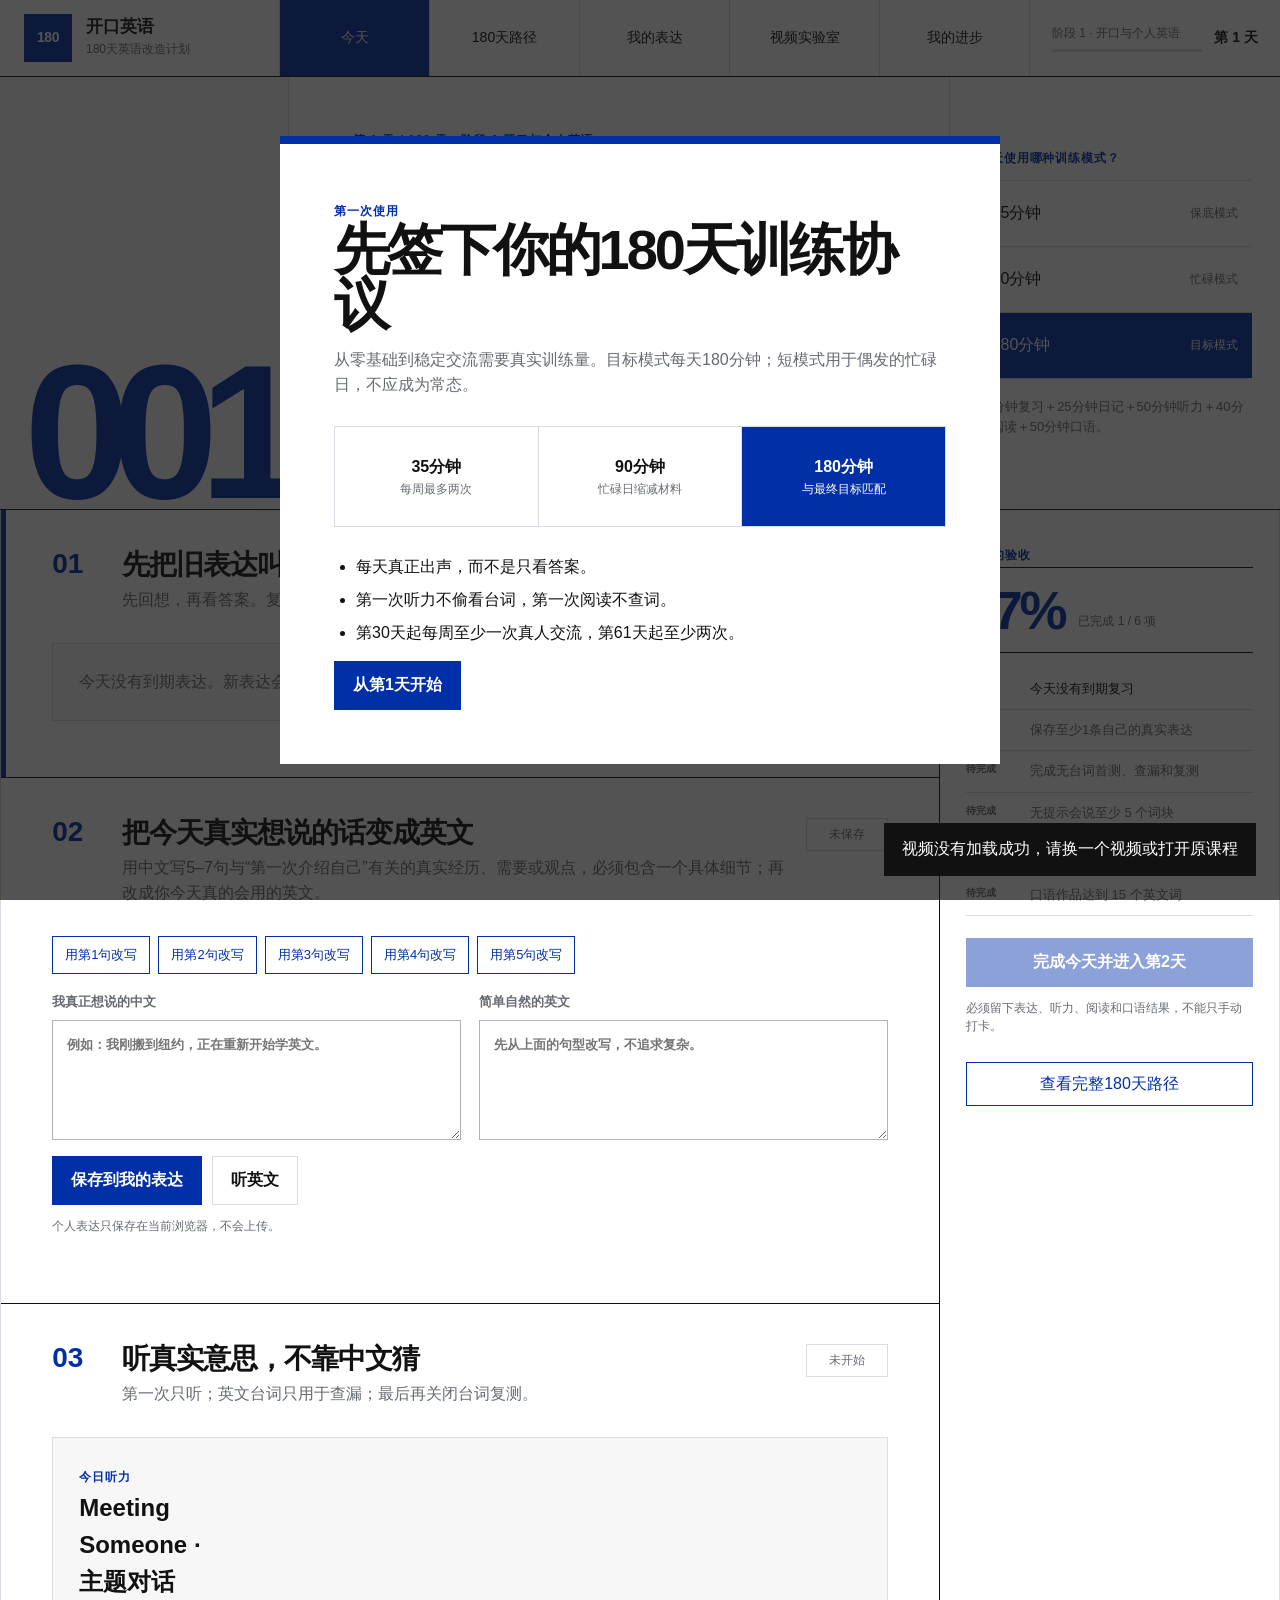
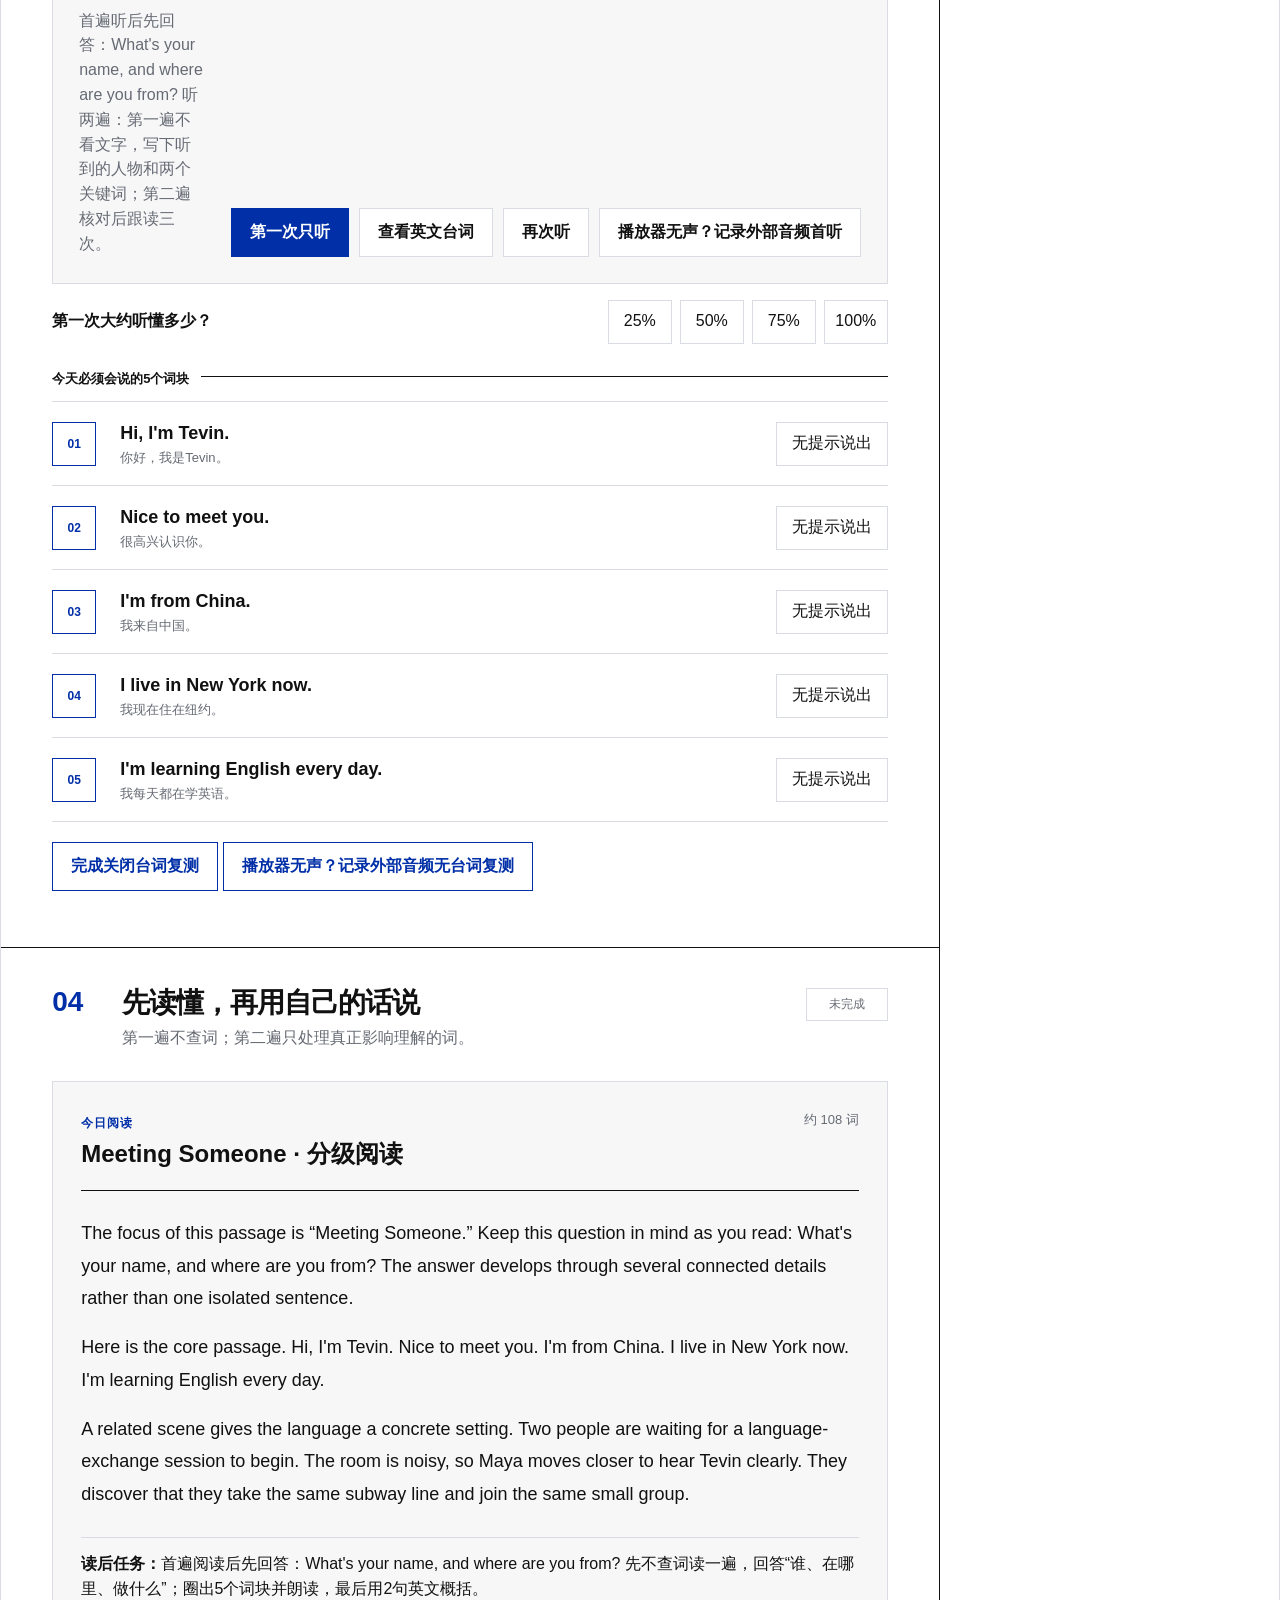
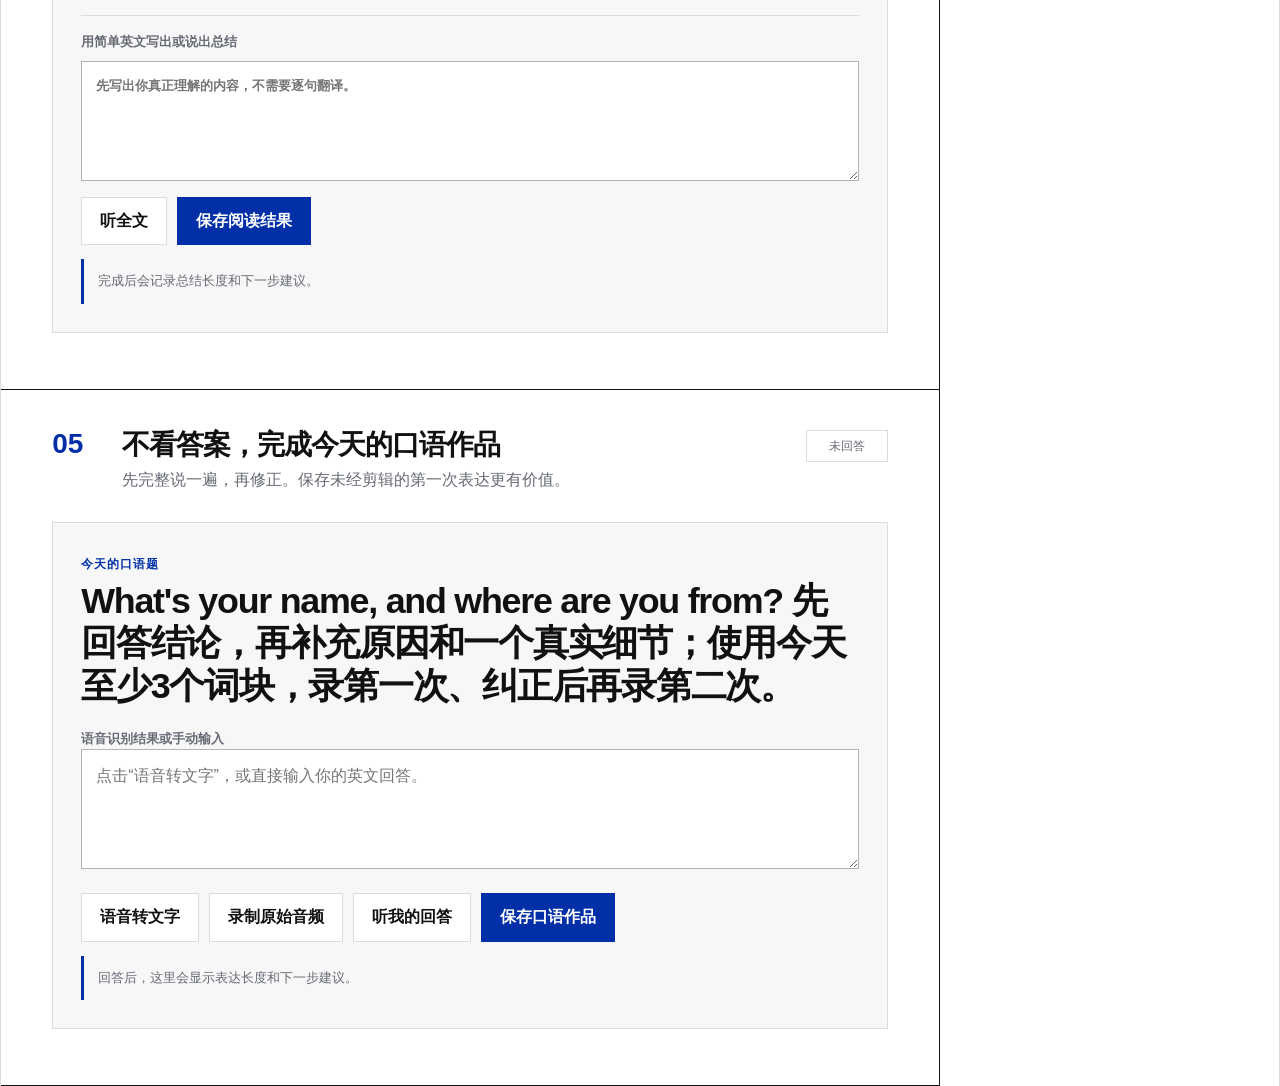
<file: index.html>
<!doctype html>
<html lang="zh-CN">
<head>
  <meta charset="UTF-8">
  <meta name="viewport" content="width=device-width, initial-scale=1.0">
  <meta name="description" content="面向英语初学者的180天英语训练系统：个人表达、听力解码、分级阅读、口语输出与阶段盲测。">
  <meta name="theme-color" content="#ffffff">
  <title>开口英语｜180天英语改造计划</title>
  <link rel="stylesheet" href="styles.css?v=20260722-2">
</head>
<body>
  <header class="site-header">
    <a class="brand" href="#today" aria-label="开口英语首页">
      <span class="brand-mark" aria-hidden="true">180</span>
      <span><strong>开口英语</strong><small>180天英语改造计划</small></span>
    </a>
    <nav class="main-nav" aria-label="主导航">
      <button class="nav-item active" data-view="today">今天</button>
      <button class="nav-item" data-view="path">180天路径</button>
      <button class="nav-item" data-view="expressions">我的表达</button>
      <button class="nav-item" data-view="immersion">视频实验室</button>
      <button class="nav-item" data-view="progress">我的进步</button>
    </nav>
    <div class="header-progress" aria-label="180天进度">
      <span id="headerPhaseText">阶段 1</span>
      <strong id="headerProgressText">第 1 天</strong>
      <span class="header-progress-track" aria-hidden="true"><span id="headerProgressFill"></span></span>
    </div>
  </header>

  <main>
    <section class="view active" id="today" aria-labelledby="todayTitle">
      <div class="today-hero">
        <div class="day-number" aria-hidden="true" id="heroDayNumber">001</div>
        <div class="today-copy">
          <p class="eyebrow" id="dayLabel">第 1 天 / 180 天</p>
          <h1 id="todayTitle">起点测评与第一次介绍自己</h1>
          <p class="today-focus" id="todayFocus">先留下真实起点，再开始改变。</p>
          <div class="outcome-row">
            <span>今天的作品</span>
            <strong id="todayOutcome">保存第一段自我介绍</strong>
          </div>
          <div class="lesson-tags">
            <span id="todayPronunciation">声音重点：句子重音</span>
            <span id="todayGrammar">表达重点：I am / I live / I like</span>
          </div>
        </div>
        <aside class="time-plan" aria-label="选择今天的学习模式">
          <span class="field-label">今天使用哪种训练模式？</span>
          <div class="time-options" id="timeOptions">
            <button data-minutes="35">35分钟<small>保底模式</small></button>
            <button data-minutes="90">90分钟<small>忙碌模式</small></button>
            <button data-minutes="180" class="active">180分钟<small>目标模式</small></button>
          </div>
          <p id="timePlanDescription">完成全部训练。按这个强度执行，才与180天目标匹配。</p>
        </aside>
      </div>

      <div class="daily-layout">
        <section class="learning-spine" aria-label="今天的学习步骤">
          <article class="daily-step" data-step="review">
            <header class="step-head">
              <span class="step-index">01</span>
              <div><h2>先把旧表达叫回来</h2><p>先回想，再看答案。复习安排在第1、3、7、14、30天。</p></div>
              <span class="step-status" id="reviewStatus">无需复习</span>
            </header>
            <div class="due-review" id="dueReview"></div>
          </article>

          <article class="daily-step" data-step="personal">
            <header class="step-head">
              <span class="step-index">02</span>
              <div><h2>把今天真实想说的话变成英文</h2><p id="diaryPrompt">写下今天最想介绍给别人的一件事。</p></div>
              <span class="step-status" id="personalStatus">未保存</span>
            </header>
            <div class="template-row" id="phraseTemplates" aria-label="今天的表达模板"></div>
            <div class="personal-editor">
              <label>我真正想说的中文<textarea id="personalChinese" maxlength="240" placeholder="例如：我刚搬到纽约，正在重新开始学英文。"></textarea></label>
              <label>简单自然的英文<textarea id="personalEnglish" maxlength="360" lang="en" placeholder="先从上面的句型改写，不追求复杂。"></textarea></label>
            </div>
            <div class="editor-actions">
              <button class="primary-action" id="saveExpression">保存到我的表达</button>
              <button class="secondary-action" id="listenPersonal">听英文</button>
            </div>
            <p class="privacy-note">个人表达只保存在当前浏览器，不会上传。</p>
          </article>

          <article class="daily-step" data-step="listen">
            <header class="step-head">
              <span class="step-index">03</span>
              <div><h2>听真实意思，不靠中文猜</h2><p>第一次只听；英文台词只用于查漏；最后再关闭台词复测。</p></div>
              <span class="step-status" id="listenStatus">未开始</span>
            </header>
            <div class="listening-brief">
              <div><span class="field-label">今日听力</span><h3 id="listeningTitle">A first introduction</h3><p id="listeningTask">听完后说出人物的姓名、所在地和学习目标。</p></div>
              <div class="listening-actions">
                <button class="primary-action" id="listenFirstPass">第一次只听</button>
                <button class="secondary-action" id="revealTranscript">查看英文台词</button>
                <button class="secondary-action" id="listenReplay">再次听</button>
                <button class="secondary-action" id="confirmManualListening">播放器无声？记录外部音频首听</button>
              </div>
            </div>
            <div class="self-score" id="listeningScore">
              <span>第一次大约听懂多少？</span>
              <button data-listening-score="25">25%</button>
              <button data-listening-score="50">50%</button>
              <button data-listening-score="75">75%</button>
              <button data-listening-score="100">100%</button>
            </div>
            <div class="transcript-panel" id="listeningTranscript" hidden>
              <span class="field-label">英文台词</span>
              <p id="listeningText" lang="en"></p>
            </div>
            <div class="section-rule"><span>今天必须会说的5个词块</span></div>
            <div class="phrase-list" id="todayPhrases"></div>
            <button class="text-action" id="completeListeningRetest">完成关闭台词复测</button>
            <button class="text-action" id="confirmManualRetest">播放器无声？记录外部音频无台词复测</button>
          </article>

          <article class="daily-step" data-step="reading">
            <header class="step-head">
              <span class="step-index">04</span>
              <div><h2>先读懂，再用自己的话说</h2><p>第一遍不查词；第二遍只处理真正影响理解的词。</p></div>
              <span class="step-status" id="readingStatus">未完成</span>
            </header>
            <div class="reading-card">
              <div class="reading-heading"><div><span class="field-label">今日阅读</span><h3 id="readingTitle">A New Start</h3></div><span id="readingMeta">约 80 词</span></div>
              <div class="reading-text" id="readingText" lang="en"></div>
              <p class="reading-task"><strong>读后任务：</strong><span id="readingTask"></span></p>
              <label>用简单英文写出或说出总结<textarea id="readingSummary" maxlength="600" lang="en" placeholder="先写出你真正理解的内容，不需要逐句翻译。"></textarea></label>
              <div class="editor-actions">
                <button class="secondary-action" id="readAloud">听全文</button>
                <button class="primary-action" id="saveReading">保存阅读结果</button>
              </div>
              <div class="answer-feedback" id="readingFeedback">完成后会记录总结长度和下一步建议。</div>
            </div>
          </article>

          <article class="daily-step" data-step="conversation">
            <header class="step-head">
              <span class="step-index">05</span>
              <div><h2>不看答案，完成今天的口语作品</h2><p>先完整说一遍，再修正。保存未经剪辑的第一次表达更有价值。</p></div>
              <span class="step-status" id="conversationStatus">未回答</span>
            </header>
            <div class="conversation-card">
              <span class="field-label">今天的口语题</span>
              <p id="conversationQuestion">Introduce yourself and explain why you want to learn English.</p>
              <label for="conversationAnswer">语音识别结果或手动输入</label>
              <textarea id="conversationAnswer" maxlength="1000" lang="en" placeholder="点击“语音转文字”，或直接输入你的英文回答。"></textarea>
              <div class="conversation-actions">
                <button class="secondary-action" id="recordAnswer">语音转文字</button>
                <button class="secondary-action" id="recordAudio">录制原始音频</button>
                <button class="secondary-action" id="listenAnswer">听我的回答</button>
                <button class="primary-action" id="saveAnswer">保存口语作品</button>
              </div>
              <div class="audio-evidence" id="audioEvidence" hidden>
                <audio id="audioPlayback" controls preload="metadata"></audio>
                <span id="audioStatus">原始录音只保存在当前浏览器。</span>
              </div>
              <div class="answer-feedback" id="answerFeedback">回答后，这里会显示表达长度和下一步建议。</div>
            </div>
          </article>

          <article class="daily-step assessment-step" id="assessmentStep" data-step="assessment" hidden>
            <header class="step-head">
              <span class="step-index">06</span>
              <div><h2>记录第一次阶段成绩</h2><p>使用陌生材料完成测试。第一次成绩会保留，重测不能覆盖真实起点。</p></div>
              <span class="step-status" id="assessmentStatus">未记录</span>
            </header>
            <div class="assessment-form">
              <label>口语与互动（40%）<input id="scoreSpeaking" type="number" min="0" max="100" inputmode="numeric" placeholder="0—100"></label>
              <label>无字幕听力（25%）<input id="scoreListening" type="number" min="0" max="100" inputmode="numeric" placeholder="0—100"></label>
              <label>限时阅读（20%）<input id="scoreReading" type="number" min="0" max="100" inputmode="numeric" placeholder="0—100"></label>
              <label>表达留存（15%）<input id="scoreRetention" type="number" min="0" max="100" inputmode="numeric" placeholder="0—100"></label>
            </div>
            <button class="primary-action" id="saveAssessment">保存阶段成绩</button>
            <div class="answer-feedback" id="assessmentResult">总分达到75，且任何单项不低于60，才算阶段通过。</div>
          </article>
        </section>

        <aside class="day-summary">
          <div class="summary-sticky">
            <span class="field-label">今天的验收</span>
            <div class="completion-score"><strong id="completionPercent">0%</strong><span id="completionText">还没有开始</span></div>
            <div class="requirement-list" id="requirementList"></div>
            <button class="complete-day" id="completeDay">完成今天</button>
            <p class="summary-note">必须留下表达、听力、阅读和口语结果，不能只手动打卡。</p>
            <button class="summary-link" data-open-view="path">查看完整180天路径</button>
          </div>
        </aside>
      </div>
    </section>

    <section class="view" id="path" aria-labelledby="pathTitle">
      <div class="page-title split-title">
        <div><p class="eyebrow">完整课程已经排入系统</p><h1 id="pathTitle">180天，只走一条路</h1><p>六个阶段逐步增加真实语速、阅读长度和交流难度。点击任何一天可以预览当天材料。</p></div>
        <div class="path-legend"><span><i class="legend-done"></i>已完成</span><span><i class="legend-current"></i>今天</span><span><i></i>待训练</span></div>
      </div>
      <div class="phase-overview" id="phaseOverview"></div>
      <div class="course-layout">
        <div class="course-map" id="courseMap"></div>
        <aside class="course-preview" id="coursePreview" aria-live="polite"></aside>
      </div>
    </section>

    <section class="view" id="expressions" aria-labelledby="expressionsTitle">
      <div class="page-title">
        <p class="eyebrow">你的个人英文语言体系</p>
        <h1 id="expressionsTitle">只保存你真的会用的话</h1>
        <p>系统会在第1、3、7、14、30天安排主动回忆。先想起英文，再看答案。</p>
      </div>
      <div class="expression-summary">
        <div><strong id="expressionTotal">0</strong><span>个人表达</span></div>
        <div><strong id="expressionDue">0</strong><span>今天到期</span></div>
        <div><strong id="expressionMastered">0</strong><span>已复习5次</span></div>
      </div>
      <div class="expression-toolbar">
        <button class="filter-button active" data-expression-filter="all">全部</button>
        <button class="filter-button" data-expression-filter="due">今天复习</button>
        <button class="filter-button" data-expression-filter="mastered">已经熟悉</button>
      </div>
      <div class="expression-library" id="expressionLibrary"></div>
    </section>

    <section class="view" id="immersion" aria-labelledby="immersionTitle">
      <div class="page-title">
        <p class="eyebrow">原画面保留，英文声音与台词作为训练材料</p>
        <h1 id="immersionTitle">视频与台词实验室</h1>
        <p>使用内置初级视频，或打开你自己的视频；把英文台词放在旁边，点击单词即可查看解释并单独发音。</p>
      </div>
      <div class="immersion-layout">
        <section class="video-study">
          <div class="video-frame"><video id="immersionVideo" controls playsinline preload="metadata"></video></div>
          <div class="video-caption">
            <div><strong id="videoTitle">Welcome!</strong><span id="videoNote">认识新朋友与自我介绍</span></div>
            <a id="videoSource" href="#" target="_blank" rel="noreferrer">查看原课程</a>
          </div>
          <div class="shadow-guide">
            <div><span>1</span><strong>关闭台词首测</strong><small>先听大意，不暂停</small></div>
            <div><span>2</span><strong>英文台词查漏</strong><small>解决声音与词的连接</small></div>
            <div><span>3</span><strong>再次关闭台词</strong><small>隔天还要再测一次</small></div>
          </div>
        </section>
        <aside class="video-library">
          <div class="section-title"><span>内置初级视频</span><strong>选择本周材料</strong></div>
          <div id="videoList"></div>
          <div class="local-video">
            <strong>打开自己的视频</strong>
            <p>视频只在当前浏览器中打开，不会上传。</p>
            <label for="localVideo">选择本机视频</label>
            <input id="localVideo" type="file" accept="video/mp4,video/quicktime,video/webm">
          </div>
        </aside>
      </div>
      <section class="transcript-workbench">
        <div class="workbench-input">
          <span class="field-label">英文台词</span>
          <h2>点击单词，立即听发音和看解释</h2>
          <textarea id="transcriptInput" lang="en" maxlength="5000" placeholder="粘贴英文台词，或载入今天的听力台词。"></textarea>
          <div class="editor-actions">
            <button class="primary-action" id="loadTodayTranscript">载入今日台词</button>
            <button class="secondary-action" id="buildTranscript">生成可点击台词</button>
          </div>
        </div>
        <div class="interactive-transcript" id="interactiveTranscript"><p>台词会显示在这里。</p></div>
        <aside class="word-panel" id="wordPanel">
          <span class="field-label">单词解释</span>
          <h3 id="wordTitle">点击一个单词</h3>
          <p id="wordPhonetic">发音和解释将显示在这里。</p>
          <p id="wordMeaning"></p>
          <button class="secondary-action" id="speakWord" disabled>单独发音</button>
        </aside>
      </section>
    </section>

    <section class="view" id="progress" aria-labelledby="progressTitle">
      <div class="page-title">
        <p class="eyebrow">用陌生任务证明能力</p>
        <h1 id="progressTitle">不只看打卡，看你真正能做到什么</h1>
        <p>每7天复测一次，每30天进行一次阶段盲测。第一次成绩会保留，避免用背熟材料冒充能力。</p>
      </div>
      <div class="metric-grid">
        <article><span>已完成</span><strong id="metricDays">0 天</strong><small>目标完成率至少85%</small></article>
        <article><span>个人表达</span><strong id="metricExpressions">0 句</strong><small>目标800—1000句</small></article>
        <article><span>最长回答</span><strong id="metricLongest">0 词</strong><small>无提示连续表达</small></article>
        <article><span>听力首测</span><strong id="metricListening">—</strong><small>所有已记录首测平均值</small></article>
      </div>
      <section class="assessment-section">
        <div class="section-title"><span>六次阶段验收</span><strong>第30 / 60 / 90 / 120 / 150 / 180天</strong></div>
        <div class="assessment-grid" id="assessmentGrid"></div>
      </section>
      <section class="phase-progress-section">
        <div class="section-title"><span>阶段进度</span><strong>哪里停滞，就集中修复哪里</strong></div>
        <div id="phaseProgressList"></div>
      </section>
      <section class="data-section">
        <div><strong>学习记录属于你</strong><p>可导出当前浏览器中的课程、表达和测评记录，避免更换设备后丢失。</p></div>
        <button class="secondary-action" id="exportData">导出学习记录</button>
      </section>
    </section>
  </main>

  <div class="onboarding" id="onboarding" hidden>
    <div class="onboarding-card" role="dialog" aria-modal="true" aria-labelledby="onboardingTitle">
      <span class="eyebrow">第一次使用</span>
      <h2 id="onboardingTitle">先签下你的180天训练协议</h2>
      <p>从零基础到稳定交流需要真实训练量。目标模式每天180分钟；短模式用于偶发的忙碌日，不应成为常态。</p>
      <div class="onboarding-options">
        <button data-onboard-minutes="35"><strong>35分钟</strong><span>每周最多两次</span></button>
        <button data-onboard-minutes="90"><strong>90分钟</strong><span>忙碌日缩减材料</span></button>
        <button data-onboard-minutes="180" class="active"><strong>180分钟</strong><span>与最终目标匹配</span></button>
      </div>
      <ul class="training-rules">
        <li>每天真正出声，而不是只看答案。</li>
        <li>第一次听力不偷看台词，第一次阅读不查词。</li>
        <li>第30天起每周至少一次真人交流，第61天起至少两次。</li>
      </ul>
      <button class="primary-action" id="finishOnboarding">从第1天开始</button>
    </div>
  </div>

  <div class="toast" id="toast" role="status" aria-live="polite"></div>
  <script src="curriculum.js?v=20260722-2"></script>
  <script src="curriculum180.js?v=20260722-2"></script>
  <script src="core.js?v=20260722-2"></script>
  <script src="app.js?v=20260722-2"></script>
</body>
</html>
</file>
<file: styles.css>
:root {
  --surface: #ffffff;
  --surface-soft: #f7f7f8;
  --ink: #111111;
  --muted: #666a73;
  --line: #d9dce2;
  --line-strong: #aeb3bd;
  --accent: #002fa7;
  --header-height: 76px;
  --content-width: 1480px;
}

* {
  box-sizing: border-box;
}

html {
  scroll-behavior: smooth;
}

body {
  margin: 0;
  color: var(--ink);
  background: var(--surface);
  font-family: "Helvetica Neue", Helvetica, Arial, sans-serif;
  font-size: 16px;
  line-height: 1.55;
  -webkit-font-smoothing: antialiased;
}

button,
textarea,
input {
  font: inherit;
}

button,
a,
label {
  -webkit-tap-highlight-color: transparent;
}

button {
  min-height: 44px;
  color: inherit;
  background: transparent;
  border: 1px solid var(--line);
  border-radius: 0;
  cursor: pointer;
}

button:hover:not(:disabled) {
  border-color: var(--ink);
}

button:disabled {
  cursor: not-allowed;
  opacity: 0.45;
}

button:focus-visible,
a:focus-visible,
textarea:focus-visible,
input:focus-visible {
  outline: 3px solid var(--accent);
  outline-offset: 2px;
}

a {
  color: var(--accent);
}

textarea,
input {
  width: 100%;
  color: var(--ink);
  background: var(--surface);
  border: 1px solid var(--line-strong);
  border-radius: 0;
}

textarea {
  min-height: 120px;
  padding: 14px;
  resize: vertical;
}

input {
  min-height: 46px;
  padding: 10px 12px;
}

[hidden] {
  display: none !important;
}

.site-header {
  position: sticky;
  z-index: 50;
  top: 0;
  display: grid;
  grid-template-columns: 280px minmax(480px, 1fr) 250px;
  min-height: var(--header-height);
  background: rgba(255, 255, 255, 0.97);
  border-bottom: 1px solid var(--ink);
}

.brand {
  display: flex;
  gap: 14px;
  align-items: center;
  padding: 12px 24px;
  color: var(--ink);
  text-decoration: none;
  border-right: 1px solid var(--line);
}

.brand-mark {
  display: grid;
  width: 48px;
  height: 48px;
  place-items: center;
  color: var(--surface);
  background: var(--accent);
  font-size: 14px;
  font-weight: 800;
  letter-spacing: -0.03em;
}

.brand > span:last-child {
  display: grid;
}

.brand strong {
  font-size: 17px;
  line-height: 1.15;
}

.brand small {
  margin-top: 3px;
  color: var(--muted);
  font-size: 12px;
}

.main-nav {
  display: flex;
  align-items: stretch;
}

.nav-item {
  flex: 1;
  min-height: var(--header-height);
  padding: 0 12px;
  border: 0;
  border-right: 1px solid var(--line);
  font-size: 14px;
  white-space: nowrap;
}

.nav-item.active {
  color: var(--surface);
  background: var(--accent);
}

.header-progress {
  display: grid;
  grid-template-columns: 1fr auto;
  gap: 2px 12px;
  align-content: center;
  padding: 12px 22px;
  font-variant-numeric: tabular-nums;
}

.header-progress > span:first-child {
  color: var(--muted);
  font-size: 12px;
}

.header-progress strong {
  grid-row: 1 / 3;
  grid-column: 2;
  align-self: center;
  font-size: 14px;
}

.header-progress-track {
  display: block;
  width: 100%;
  height: 3px;
  margin-top: 4px;
  overflow: hidden;
  background: var(--line);
}

#headerProgressFill {
  display: block;
  width: 0;
  height: 100%;
  background: var(--accent);
  transition: width 300ms ease;
}

main {
  width: 100%;
}

.view {
  display: none;
}

.view.active {
  display: block;
}

.today-hero {
  display: grid;
  grid-template-columns: minmax(180px, 0.7fr) minmax(420px, 1.6fr) minmax(310px, 0.8fr);
  min-height: 370px;
  border-bottom: 1px solid var(--ink);
}

.day-number {
  display: flex;
  align-items: flex-end;
  padding: 20px 24px 4px;
  overflow: hidden;
  color: var(--accent);
  background: var(--surface-soft);
  border-right: 1px solid var(--line);
  font-size: clamp(110px, 15vw, 250px);
  font-weight: 800;
  font-variant-numeric: tabular-nums;
  letter-spacing: -0.1em;
  line-height: 0.76;
  white-space: nowrap;
}

.today-copy {
  display: flex;
  flex-direction: column;
  justify-content: center;
  padding: 54px clamp(28px, 5vw, 84px);
  border-right: 1px solid var(--line);
}

.eyebrow,
.field-label {
  margin: 0 0 12px;
  color: var(--accent);
  font-size: 12px;
  font-weight: 800;
  letter-spacing: 0.08em;
  text-transform: uppercase;
}

.today-copy h1,
.page-title h1 {
  max-width: 900px;
  margin: 0;
  font-size: clamp(38px, 5.4vw, 86px);
  font-weight: 700;
  letter-spacing: -0.055em;
  line-height: 0.96;
}

.today-focus {
  max-width: 680px;
  margin: 24px 0 0;
  color: var(--muted);
  font-size: clamp(17px, 1.4vw, 22px);
}

.outcome-row {
  display: grid;
  grid-template-columns: 110px 1fr;
  gap: 18px;
  align-items: baseline;
  margin-top: 34px;
  padding-top: 16px;
  border-top: 1px solid var(--ink);
}

.outcome-row span {
  color: var(--muted);
  font-size: 13px;
}

.outcome-row strong {
  font-size: 18px;
}

.lesson-tags {
  display: flex;
  flex-wrap: wrap;
  gap: 8px 20px;
  margin-top: 20px;
  color: var(--muted);
  font-size: 13px;
}

.time-plan {
  display: flex;
  flex-direction: column;
  justify-content: center;
  padding: 40px 28px;
}

.time-options {
  display: grid;
  border-top: 1px solid var(--line);
}

.time-options button {
  display: flex;
  justify-content: space-between;
  align-items: center;
  min-height: 66px;
  padding: 12px 14px;
  border: 0;
  border-bottom: 1px solid var(--line);
  text-align: left;
}

.time-options button small {
  color: var(--muted);
  font-size: 12px;
}

.time-options button.active {
  color: var(--surface);
  background: var(--accent);
}

.time-options button.active small {
  color: var(--surface);
}

.time-plan > p {
  margin: 18px 0 0;
  color: var(--muted);
  font-size: 13px;
}

.daily-layout {
  display: grid;
  grid-template-columns: minmax(0, 1fr) 340px;
  max-width: var(--content-width);
  margin: 0 auto;
  border-right: 1px solid var(--line);
  border-left: 1px solid var(--line);
}

.learning-spine {
  min-width: 0;
}

.daily-step {
  position: relative;
  padding: 40px clamp(24px, 4vw, 64px) 56px;
  border-bottom: 1px solid var(--ink);
}

.daily-step.completed::before {
  position: absolute;
  top: 0;
  bottom: 0;
  left: 0;
  width: 5px;
  background: var(--accent);
  content: "";
}

.step-head {
  display: grid;
  grid-template-columns: 52px minmax(0, 1fr) auto;
  gap: 18px;
  align-items: start;
  margin-bottom: 30px;
}

.step-index {
  color: var(--accent);
  font-size: 28px;
  font-weight: 800;
  line-height: 1;
}

.step-head h2,
.transcript-workbench h2 {
  margin: 0;
  font-size: clamp(22px, 2.2vw, 34px);
  letter-spacing: -0.035em;
  line-height: 1.1;
}

.step-head p {
  max-width: 720px;
  margin: 7px 0 0;
  color: var(--muted);
}

.step-status {
  min-width: 82px;
  padding: 6px 10px;
  color: var(--muted);
  border: 1px solid var(--line);
  font-size: 12px;
  text-align: center;
}

.daily-step.completed .step-status {
  color: var(--surface);
  background: var(--accent);
  border-color: var(--accent);
}

.primary-action,
.secondary-action,
.text-action,
.complete-day {
  min-height: 48px;
  padding: 11px 18px;
  font-weight: 700;
}

.primary-action,
.complete-day {
  color: var(--surface);
  background: var(--accent);
  border-color: var(--accent);
}

.primary-action:hover:not(:disabled),
.complete-day:hover:not(:disabled) {
  color: var(--surface);
  background: var(--ink);
}

.secondary-action {
  background: var(--surface);
}

.text-action {
  margin-top: 20px;
  color: var(--accent);
  border-color: var(--accent);
}

.template-row {
  display: flex;
  flex-wrap: wrap;
  gap: 8px;
  margin-bottom: 18px;
}

.template-row button {
  min-height: 38px;
  padding: 7px 12px;
  color: var(--accent);
  border-color: var(--accent);
  font-size: 13px;
}

.personal-editor {
  display: grid;
  grid-template-columns: 1fr 1fr;
  gap: 18px;
}

.personal-editor label,
.reading-card label,
.conversation-card label,
.assessment-form label {
  display: grid;
  gap: 8px;
  color: var(--muted);
  font-size: 13px;
  font-weight: 700;
}

.editor-actions,
.conversation-actions,
.listening-actions {
  display: flex;
  flex-wrap: wrap;
  gap: 10px;
  margin-top: 16px;
}

.privacy-note,
.summary-note,
.preview-note {
  color: var(--muted);
  font-size: 12px;
}

.review-empty,
.empty-state {
  padding: 26px;
  color: var(--muted);
  background: var(--surface-soft);
  border: 1px solid var(--line);
}

.review-card {
  display: grid;
  grid-template-columns: minmax(0, 1fr) auto;
  gap: 20px;
  align-items: center;
  padding: 20px 0;
  border-top: 1px solid var(--line);
}

.review-card:last-child {
  border-bottom: 1px solid var(--line);
}

.review-prompt {
  display: grid;
  gap: 5px;
}

.review-prompt span {
  color: var(--muted);
  font-size: 12px;
}

.review-prompt strong,
.review-prompt p {
  margin: 0;
  font-size: 18px;
}

.review-prompt p {
  color: var(--accent);
}

.review-actions {
  display: flex;
  gap: 8px;
}

.review-actions button {
  padding: 8px 12px;
}

.review-actions .primary {
  color: var(--surface);
  background: var(--accent);
  border-color: var(--accent);
}

.listening-brief {
  display: grid;
  grid-template-columns: minmax(0, 1fr) auto;
  gap: 28px;
  align-items: end;
  padding: 26px;
  background: var(--surface-soft);
  border: 1px solid var(--line);
}

.listening-brief h3,
.reading-heading h3 {
  margin: 0;
  font-size: 24px;
}

.listening-brief p {
  max-width: 680px;
  margin: 8px 0 0;
  color: var(--muted);
}

.listening-actions {
  justify-content: flex-end;
  margin: 0;
}

.self-score {
  display: flex;
  flex-wrap: wrap;
  gap: 8px;
  align-items: center;
  margin-top: 16px;
}

.self-score span {
  margin-right: auto;
  font-weight: 700;
}

.self-score button {
  min-width: 64px;
  padding: 7px 10px;
}

.self-score button.active {
  color: var(--surface);
  background: var(--accent);
  border-color: var(--accent);
}

.transcript-panel {
  margin-top: 20px;
  padding: 22px;
  border: 1px solid var(--accent);
}

.transcript-panel p {
  margin: 0;
  font-size: 18px;
  line-height: 1.8;
  white-space: pre-line;
}

.section-rule {
  margin: 32px 0 0;
  border-top: 1px solid var(--ink);
}

.section-rule span {
  position: relative;
  top: -11px;
  padding-right: 12px;
  background: var(--surface);
  font-size: 13px;
  font-weight: 700;
}

.phrase-list {
  border-bottom: 1px solid var(--line);
}

.phrase-row {
  display: grid;
  grid-template-columns: 52px minmax(0, 1fr) auto;
  gap: 16px;
  align-items: center;
  min-height: 84px;
  border-top: 1px solid var(--line);
}

.phrase-row > button:first-child {
  width: 44px;
  height: 44px;
  min-height: 44px;
  color: var(--accent);
  border-color: var(--accent);
  font-size: 12px;
  font-weight: 800;
}

.phrase-copy {
  display: grid;
  min-width: 0;
}

.phrase-copy strong {
  font-size: 18px;
}

.phrase-copy span {
  color: var(--muted);
  font-size: 13px;
}

.master-button {
  min-width: 112px;
  padding: 8px 12px;
}

.master-button.active {
  color: var(--surface);
  background: var(--accent);
  border-color: var(--accent);
}

.reading-card,
.conversation-card {
  max-width: 920px;
  padding: 28px;
  background: var(--surface-soft);
  border: 1px solid var(--line);
}

.reading-heading {
  display: flex;
  justify-content: space-between;
  gap: 20px;
  align-items: start;
  padding-bottom: 18px;
  border-bottom: 1px solid var(--ink);
}

.reading-heading > span {
  color: var(--muted);
  font-size: 13px;
}

.reading-text {
  margin: 26px 0;
  font-size: 18px;
  line-height: 1.82;
}

.reading-text p {
  margin: 0 0 16px;
}

.reading-task {
  padding: 14px 0;
  border-top: 1px solid var(--line);
  border-bottom: 1px solid var(--line);
}

.answer-feedback {
  margin-top: 14px;
  padding: 12px 14px;
  color: var(--muted);
  border-left: 3px solid var(--accent);
  font-size: 13px;
}

.conversation-card > p {
  margin: 4px 0 22px;
  font-size: clamp(22px, 2.8vw, 38px);
  font-weight: 700;
  letter-spacing: -0.035em;
  line-height: 1.18;
}

.recording {
  color: var(--surface);
  background: var(--ink);
}

.audio-evidence {
  display: grid;
  grid-template-columns: minmax(0, 1fr) auto;
  gap: 14px;
  align-items: center;
  margin-top: 16px;
  padding-top: 16px;
  border-top: 1px solid var(--line);
}

.audio-evidence audio {
  width: 100%;
}

.audio-evidence span {
  color: var(--muted);
  font-size: 12px;
}

.assessment-form {
  display: grid;
  grid-template-columns: repeat(4, 1fr);
  gap: 12px;
  margin-bottom: 18px;
}

.day-summary {
  border-left: 1px solid var(--ink);
}

.summary-sticky {
  position: sticky;
  top: calc(var(--header-height) + 1px);
  padding: 32px 26px;
}

.completion-score {
  display: flex;
  gap: 14px;
  align-items: end;
  padding: 18px 0;
  border-top: 1px solid var(--ink);
  border-bottom: 1px solid var(--ink);
}

.completion-score strong {
  color: var(--accent);
  font-size: 54px;
  font-variant-numeric: tabular-nums;
  letter-spacing: -0.06em;
  line-height: 0.9;
}

.completion-score span {
  padding-bottom: 4px;
  color: var(--muted);
  font-size: 12px;
}

.requirement-list {
  margin: 16px 0;
}

.requirement-item {
  display: grid;
  grid-template-columns: 56px 1fr;
  gap: 8px;
  padding: 10px 0;
  color: var(--muted);
  border-bottom: 1px solid var(--line);
  font-size: 13px;
}

.requirement-item span {
  color: var(--muted);
  font-size: 10px;
  font-weight: 800;
}

.requirement-item.done {
  color: var(--ink);
}

.requirement-item.done span {
  color: var(--accent);
}

.complete-day {
  width: 100%;
  margin-top: 6px;
}

.summary-link {
  width: 100%;
  margin-top: 14px;
  color: var(--accent);
  border-color: var(--accent);
}

.page-title {
  max-width: var(--content-width);
  margin: 0 auto;
  padding: 72px clamp(24px, 5vw, 76px) 48px;
  border-right: 1px solid var(--line);
  border-bottom: 1px solid var(--ink);
  border-left: 1px solid var(--line);
}

.page-title > p:last-child {
  max-width: 780px;
  margin: 22px 0 0;
  color: var(--muted);
  font-size: 18px;
}

.split-title {
  display: grid;
  grid-template-columns: minmax(0, 1fr) auto;
  gap: 40px;
  align-items: end;
}

.path-legend {
  display: flex;
  flex-wrap: wrap;
  gap: 16px;
  font-size: 12px;
}

.path-legend span {
  display: flex;
  gap: 6px;
  align-items: center;
}

.path-legend i {
  width: 12px;
  height: 12px;
  border: 1px solid var(--line-strong);
}

.path-legend .legend-done {
  background: var(--accent);
  border-color: var(--accent);
}

.path-legend .legend-current {
  border: 3px solid var(--accent);
}

.phase-overview {
  display: grid;
  grid-template-columns: repeat(3, 1fr);
  max-width: var(--content-width);
  margin: 0 auto;
  border-right: 1px solid var(--line);
  border-left: 1px solid var(--line);
}

.phase-card {
  display: grid;
  grid-template-columns: 54px 1fr;
  gap: 14px;
  min-height: 220px;
  padding: 24px;
  border-right: 1px solid var(--line);
  border-bottom: 1px solid var(--line);
}

.phase-card:nth-child(3n) {
  border-right: 0;
}

.phase-card.current {
  border-top: 5px solid var(--accent);
}

.phase-number {
  color: var(--accent);
  font-size: 28px;
  font-weight: 800;
}

.phase-card strong {
  font-size: 19px;
}

.phase-card small {
  display: block;
  color: var(--muted);
}

.phase-card p {
  grid-column: 1 / -1;
  margin: 0;
  color: var(--muted);
}

.phase-bar {
  grid-column: 1 / -1;
  height: 3px;
  margin-top: auto;
  background: var(--line);
}

.phase-bar span {
  display: block;
  height: 100%;
  background: var(--accent);
}

.course-layout {
  display: grid;
  grid-template-columns: minmax(0, 1fr) 380px;
  max-width: var(--content-width);
  margin: 0 auto;
  border-right: 1px solid var(--line);
  border-left: 1px solid var(--line);
}

.course-map {
  min-width: 0;
  border-right: 1px solid var(--ink);
}

.phase-days {
  display: grid;
  grid-template-columns: 220px minmax(0, 1fr);
  border-bottom: 1px solid var(--ink);
}

.phase-days > header {
  padding: 24px;
  border-right: 1px solid var(--line);
}

.phase-days > header span {
  color: var(--accent);
  font-size: 12px;
  font-weight: 800;
}

.phase-days > header h2 {
  margin: 6px 0 12px;
  font-size: 24px;
}

.phase-days > header p {
  margin: 0;
  color: var(--muted);
  font-size: 13px;
}

.phase-day-list {
  display: grid;
  grid-template-columns: 1fr 1fr;
}

.course-day {
  display: grid;
  grid-template-columns: 56px minmax(0, 1fr);
  gap: 2px 12px;
  align-content: center;
  min-height: 82px;
  padding: 12px;
  border: 0;
  border-right: 1px solid var(--line);
  border-bottom: 1px solid var(--line);
  text-align: left;
}

.course-day span {
  grid-row: 1 / 3;
  color: var(--accent);
  font-size: 12px;
  font-weight: 800;
  font-variant-numeric: tabular-nums;
}

.course-day strong,
.course-day small {
  overflow: hidden;
  text-overflow: ellipsis;
  white-space: nowrap;
}

.course-day strong {
  font-size: 14px;
}

.course-day small {
  color: var(--muted);
  font-size: 11px;
}

.course-day.done {
  color: var(--surface);
  background: var(--accent);
}

.course-day.done span,
.course-day.done small {
  color: var(--surface);
}

.course-day.current,
.course-day.selected {
  box-shadow: inset 0 0 0 3px var(--accent);
}

.course-preview {
  position: sticky;
  top: var(--header-height);
  align-self: start;
  max-height: calc(100vh - var(--header-height));
  padding: 28px;
  overflow-y: auto;
}

.preview-day {
  color: var(--accent);
  font-size: 12px;
  font-weight: 800;
}

.course-preview h2 {
  margin: 8px 0 12px;
  font-size: 30px;
  letter-spacing: -0.035em;
  line-height: 1.05;
}

.course-preview > p {
  color: var(--muted);
}

.course-preview dl {
  margin: 24px 0;
}

.course-preview dl div {
  padding: 12px 0;
  border-top: 1px solid var(--line);
}

.course-preview dt {
  color: var(--muted);
  font-size: 11px;
}

.course-preview dd {
  margin: 3px 0 0;
  font-size: 13px;
}

.course-preview ol {
  margin: 0 0 22px;
  padding: 0;
  list-style: none;
  border-top: 1px solid var(--ink);
}

.course-preview li {
  display: grid;
  padding: 8px 0;
  border-bottom: 1px solid var(--line);
}

.course-preview li small {
  color: var(--muted);
}

.expression-summary,
.metric-grid {
  display: grid;
  grid-template-columns: repeat(4, 1fr);
  max-width: var(--content-width);
  margin: 0 auto;
  border-right: 1px solid var(--line);
  border-left: 1px solid var(--line);
}

.expression-summary {
  grid-template-columns: repeat(3, 1fr);
}

.expression-summary > div,
.metric-grid article {
  display: grid;
  min-height: 160px;
  align-content: center;
  padding: 24px;
  border-right: 1px solid var(--line);
  border-bottom: 1px solid var(--ink);
}

.expression-summary > div:last-child,
.metric-grid article:last-child {
  border-right: 0;
}

.expression-summary strong,
.metric-grid strong {
  color: var(--accent);
  font-size: clamp(36px, 4vw, 62px);
  font-variant-numeric: tabular-nums;
  letter-spacing: -0.06em;
}

.expression-summary span,
.metric-grid span,
.metric-grid small {
  color: var(--muted);
}

.expression-toolbar {
  display: flex;
  max-width: var(--content-width);
  margin: 0 auto;
  border-right: 1px solid var(--line);
  border-bottom: 1px solid var(--line);
  border-left: 1px solid var(--line);
}

.filter-button {
  min-width: 130px;
  border: 0;
  border-right: 1px solid var(--line);
}

.filter-button.active {
  color: var(--surface);
  background: var(--accent);
}

.expression-library {
  max-width: var(--content-width);
  min-height: 280px;
  margin: 0 auto;
  border-right: 1px solid var(--line);
  border-left: 1px solid var(--line);
}

.expression-card {
  display: grid;
  grid-template-columns: 68px minmax(0, 1fr) auto;
  gap: 20px;
  align-items: center;
  min-height: 116px;
  padding: 20px 26px;
  border-bottom: 1px solid var(--line);
}

.review-count {
  color: var(--accent);
  font-size: 28px;
  font-weight: 800;
}

.expression-copy {
  display: grid;
}

.expression-copy strong {
  font-size: 18px;
}

.expression-copy span,
.expression-meta {
  color: var(--muted);
  font-size: 13px;
}

.expression-meta {
  margin-top: 7px;
}

.expression-actions {
  display: flex;
  gap: 8px;
}

.expression-actions button {
  padding: 8px 12px;
}

.expression-actions .primary {
  color: var(--surface);
  background: var(--accent);
  border-color: var(--accent);
}

.immersion-layout {
  display: grid;
  grid-template-columns: minmax(0, 1.4fr) minmax(320px, 0.6fr);
  max-width: var(--content-width);
  margin: 0 auto;
  border-right: 1px solid var(--line);
  border-bottom: 1px solid var(--ink);
  border-left: 1px solid var(--line);
}

.video-study {
  padding: 30px;
  border-right: 1px solid var(--ink);
}

.video-frame {
  aspect-ratio: 16 / 9;
  overflow: hidden;
  background: var(--ink);
}

.video-frame video {
  width: 100%;
  height: 100%;
  object-fit: contain;
}

.video-caption {
  display: flex;
  justify-content: space-between;
  gap: 20px;
  padding: 18px 0;
  border-bottom: 1px solid var(--line);
}

.video-caption div {
  display: grid;
}

.video-caption span {
  color: var(--muted);
  font-size: 13px;
}

.shadow-guide {
  display: grid;
  grid-template-columns: repeat(3, 1fr);
}

.shadow-guide div {
  display: grid;
  padding: 18px;
  border-right: 1px solid var(--line);
}

.shadow-guide div:last-child {
  border-right: 0;
}

.shadow-guide span {
  color: var(--accent);
  font-weight: 800;
}

.shadow-guide small {
  color: var(--muted);
}

.video-library {
  padding: 30px;
}

.section-title {
  display: flex;
  justify-content: space-between;
  gap: 20px;
  align-items: baseline;
  padding-bottom: 14px;
  border-bottom: 1px solid var(--ink);
}

.section-title span {
  color: var(--accent);
  font-size: 12px;
  font-weight: 800;
}

.video-option {
  display: grid;
  grid-template-columns: 42px 1fr;
  width: 100%;
  min-height: 70px;
  align-items: center;
  padding: 10px;
  border: 0;
  border-bottom: 1px solid var(--line);
  text-align: left;
}

.video-option > span:first-child {
  color: var(--accent);
  font-weight: 800;
}

.video-option > span:last-child {
  display: grid;
}

.video-option small {
  color: var(--muted);
}

.video-option.active {
  color: var(--surface);
  background: var(--accent);
}

.video-option.active span,
.video-option.active small {
  color: var(--surface);
}

.local-video {
  margin-top: 24px;
  padding-top: 20px;
  border-top: 1px solid var(--ink);
}

.local-video p {
  color: var(--muted);
  font-size: 13px;
}

.local-video label {
  display: inline-flex;
  min-height: 44px;
  align-items: center;
  padding: 9px 14px;
  color: var(--accent);
  border: 1px solid var(--accent);
  cursor: pointer;
}

.local-video input {
  position: absolute;
  width: 1px;
  height: 1px;
  overflow: hidden;
  clip: rect(0 0 0 0);
}

.transcript-workbench {
  display: grid;
  grid-template-columns: minmax(300px, 0.8fr) minmax(0, 1.3fr) minmax(240px, 0.55fr);
  max-width: var(--content-width);
  margin: 0 auto;
  border-right: 1px solid var(--line);
  border-bottom: 1px solid var(--ink);
  border-left: 1px solid var(--line);
}

.workbench-input,
.interactive-transcript,
.word-panel {
  min-width: 0;
  padding: 30px;
  border-right: 1px solid var(--line);
}

.word-panel {
  border-right: 0;
}

.workbench-input textarea {
  margin-top: 20px;
}

.interactive-transcript {
  min-height: 360px;
  font-size: 20px;
  line-height: 2;
  white-space: pre-wrap;
}

.interactive-transcript > p {
  color: var(--muted);
}

.transcript-word {
  display: inline;
  min-height: 0;
  margin: 0 1px;
  padding: 2px;
  color: var(--accent);
  border: 0;
  border-bottom: 1px solid var(--accent);
  font-weight: 700;
}

.word-panel h3 {
  margin: 0;
  font-size: 30px;
}

.word-panel p {
  color: var(--muted);
}

.assessment-section,
.phase-progress-section,
.data-section {
  max-width: var(--content-width);
  margin: 0 auto;
  padding: 38px;
  border-right: 1px solid var(--line);
  border-bottom: 1px solid var(--ink);
  border-left: 1px solid var(--line);
}

.assessment-grid {
  display: grid;
  grid-template-columns: repeat(3, 1fr);
  margin-top: 20px;
  border-top: 1px solid var(--line);
  border-left: 1px solid var(--line);
}

.assessment-card {
  display: grid;
  min-height: 150px;
  align-content: center;
  padding: 20px;
  border-right: 1px solid var(--line);
  border-bottom: 1px solid var(--line);
}

.assessment-card span {
  color: var(--accent);
  font-size: 12px;
  font-weight: 800;
}

.assessment-card small {
  margin-top: 8px;
  color: var(--muted);
}

.assessment-card.done {
  color: var(--surface);
  background: var(--accent);
}

.assessment-card.done span,
.assessment-card.done small {
  color: var(--surface);
}

.assessment-card.repair {
  border-top: 5px solid var(--ink);
}

.phase-progress-row {
  display: grid;
  grid-template-columns: 90px minmax(0, 1fr) 60px;
  gap: 18px;
  align-items: center;
  padding: 18px 0;
  border-bottom: 1px solid var(--line);
}

.phase-progress-row > span {
  color: var(--accent);
  font-size: 12px;
  font-weight: 800;
}

.phase-progress-row div {
  display: grid;
}

.phase-progress-row small {
  color: var(--muted);
}

.phase-progress-row b {
  font-variant-numeric: tabular-nums;
  text-align: right;
}

.progress-track {
  height: 3px;
  margin-top: 8px;
  background: var(--line);
}

.progress-track span {
  display: block;
  height: 100%;
  background: var(--accent);
}

.data-section {
  display: flex;
  justify-content: space-between;
  gap: 30px;
  align-items: center;
}

.data-section p {
  margin: 4px 0 0;
  color: var(--muted);
}

.onboarding {
  position: fixed;
  z-index: 100;
  inset: 0;
  display: grid;
  place-items: center;
  padding: 20px;
  overflow-y: auto;
  background: rgba(17, 17, 17, 0.72);
}

.onboarding-card {
  width: min(720px, 100%);
  max-height: calc(100vh - 40px);
  padding: clamp(26px, 5vw, 54px);
  overflow-y: auto;
  background: var(--surface);
  border-top: 8px solid var(--accent);
}

.onboarding-card h2 {
  margin: 0;
  font-size: clamp(34px, 5vw, 56px);
  letter-spacing: -0.055em;
  line-height: 0.98;
}

.onboarding-card > p {
  color: var(--muted);
}

.onboarding-options {
  display: grid;
  grid-template-columns: repeat(3, 1fr);
  margin: 28px 0;
  border-top: 1px solid var(--line);
  border-left: 1px solid var(--line);
}

.onboarding-options button {
  display: grid;
  min-height: 100px;
  align-content: center;
  padding: 14px;
  border: 0;
  border-right: 1px solid var(--line);
  border-bottom: 1px solid var(--line);
}

.onboarding-options button span {
  color: var(--muted);
  font-size: 12px;
}

.onboarding-options button.active {
  color: var(--surface);
  background: var(--accent);
}

.onboarding-options button.active span {
  color: var(--surface);
}

.training-rules {
  padding-left: 22px;
}

.training-rules li {
  margin: 8px 0;
}

.toast {
  position: fixed;
  z-index: 120;
  right: 24px;
  bottom: 24px;
  max-width: min(420px, calc(100vw - 48px));
  padding: 14px 18px;
  color: var(--surface);
  background: var(--ink);
  opacity: 0;
  transform: translateY(20px);
  pointer-events: none;
  transition: opacity 180ms ease, transform 180ms ease;
}

.toast.show {
  opacity: 1;
  transform: translateY(0);
}

@media (max-width: 1120px) {
  .site-header {
    grid-template-columns: 240px 1fr 190px;
  }

  .today-hero {
    grid-template-columns: 180px minmax(0, 1fr);
  }

  .time-plan {
    grid-column: 1 / -1;
    display: grid;
    grid-template-columns: 220px minmax(0, 1fr);
    gap: 14px 24px;
    padding: 24px;
    border-top: 1px solid var(--ink);
  }

  .time-plan .field-label,
  .time-plan > p {
    grid-column: 1;
  }

  .time-options {
    grid-row: 1 / 3;
    grid-column: 2;
    grid-template-columns: repeat(3, 1fr);
    border-top: 0;
    border-left: 1px solid var(--line);
  }

  .time-options button {
    border-top: 1px solid var(--line);
    border-right: 1px solid var(--line);
  }

  .phase-overview {
    grid-template-columns: repeat(2, 1fr);
  }

  .phase-card:nth-child(3n) {
    border-right: 1px solid var(--line);
  }

  .phase-card:nth-child(2n) {
    border-right: 0;
  }

  .course-layout {
    grid-template-columns: minmax(0, 1fr) 330px;
  }

  .phase-days {
    grid-template-columns: 180px minmax(0, 1fr);
  }

  .phase-day-list {
    grid-template-columns: 1fr;
  }

  .transcript-workbench {
    grid-template-columns: 1fr 1fr;
  }

  .word-panel {
    grid-column: 1 / -1;
    border-top: 1px solid var(--line);
  }
}

@media (max-width: 820px) {
  :root {
    --header-height: 62px;
  }

  body {
    padding-bottom: 66px;
  }

  .site-header {
    position: sticky;
    grid-template-columns: 1fr auto;
    min-height: var(--header-height);
  }

  .brand {
    min-width: 0;
    padding: 7px 14px;
    border-right: 0;
  }

  .brand-mark {
    width: 42px;
    height: 42px;
  }

  .brand small {
    overflow: hidden;
    text-overflow: ellipsis;
    white-space: nowrap;
  }

  .header-progress {
    width: 138px;
    padding: 8px 12px;
    border-left: 1px solid var(--line);
  }

  .header-progress > span:first-child {
    overflow: hidden;
    text-overflow: ellipsis;
    white-space: nowrap;
  }

  .main-nav {
    position: fixed;
    z-index: 80;
    right: 0;
    bottom: 0;
    left: 0;
    height: calc(66px + env(safe-area-inset-bottom));
    padding-bottom: env(safe-area-inset-bottom);
    background: var(--surface);
    border-top: 1px solid var(--ink);
  }

  .nav-item {
    min-width: 0;
    min-height: 65px;
    padding: 5px 3px;
    overflow: hidden;
    font-size: 11px;
    text-overflow: ellipsis;
  }

  .today-hero {
    grid-template-columns: 1fr;
  }

  .day-number {
    min-height: 170px;
    padding: 20px 18px 0;
    border-right: 0;
    border-bottom: 1px solid var(--line);
    font-size: 130px;
  }

  .today-copy {
    padding: 34px 20px;
    border-right: 0;
  }

  .today-copy h1,
  .page-title h1 {
    font-size: clamp(40px, 12vw, 66px);
  }

  .outcome-row {
    grid-template-columns: 1fr;
    gap: 3px;
  }

  .time-plan {
    grid-template-columns: 1fr;
    padding: 24px 18px;
  }

  .time-plan .field-label,
  .time-plan > p,
  .time-options {
    grid-row: auto;
    grid-column: 1;
  }

  .time-options {
    grid-template-columns: 1fr;
  }

  .daily-layout {
    grid-template-columns: 1fr;
    border: 0;
  }

  .daily-step {
    padding: 34px 18px 46px;
  }

  .step-head {
    grid-template-columns: 44px minmax(0, 1fr);
    gap: 12px;
  }

  .step-status {
    grid-column: 2;
    justify-self: start;
  }

  .personal-editor,
  .assessment-form {
    grid-template-columns: 1fr;
  }

  .audio-evidence {
    grid-template-columns: 1fr;
  }

  .review-card,
  .listening-brief {
    grid-template-columns: 1fr;
  }

  .review-actions,
  .listening-actions {
    justify-content: flex-start;
  }

  .phrase-row {
    grid-template-columns: 44px minmax(0, 1fr);
    gap: 10px;
    padding: 14px 0;
  }

  .master-button {
    grid-column: 2;
    justify-self: start;
  }

  .reading-card,
  .conversation-card {
    padding: 20px;
  }

  .day-summary {
    border-left: 0;
  }

  .summary-sticky {
    position: static;
    padding: 28px 18px 46px;
  }

  .page-title {
    padding: 48px 20px 34px;
    border-right: 0;
    border-left: 0;
  }

  .split-title {
    grid-template-columns: 1fr;
  }

  .phase-overview {
    grid-template-columns: 1fr;
    border: 0;
  }

  .phase-card,
  .phase-card:nth-child(2n),
  .phase-card:nth-child(3n) {
    border-right: 0;
  }

  .course-layout {
    grid-template-columns: 1fr;
    border: 0;
  }

  .course-map {
    border-right: 0;
  }

  .phase-days {
    grid-template-columns: 1fr;
  }

  .phase-days > header {
    border-right: 0;
    border-bottom: 1px solid var(--line);
  }

  .course-preview {
    position: static;
    max-height: none;
    border-top: 1px solid var(--ink);
  }

  .expression-summary,
  .metric-grid {
    grid-template-columns: 1fr 1fr;
    border: 0;
  }

  .expression-summary {
    grid-template-columns: repeat(3, 1fr);
  }

  .expression-summary > div,
  .metric-grid article {
    min-height: 130px;
    padding: 16px;
  }

  .expression-summary strong {
    font-size: 34px;
  }

  .expression-toolbar,
  .expression-library {
    border-right: 0;
    border-left: 0;
  }

  .filter-button {
    min-width: 0;
    flex: 1;
  }

  .expression-card {
    grid-template-columns: 48px minmax(0, 1fr);
    gap: 12px;
    padding: 18px;
  }

  .expression-actions {
    grid-column: 2;
    flex-wrap: wrap;
  }

  .immersion-layout {
    grid-template-columns: 1fr;
    border-right: 0;
    border-left: 0;
  }

  .video-study {
    padding: 18px;
    border-right: 0;
    border-bottom: 1px solid var(--ink);
  }

  .shadow-guide {
    grid-template-columns: 1fr;
  }

  .shadow-guide div {
    border-right: 0;
    border-bottom: 1px solid var(--line);
  }

  .video-library {
    padding: 22px 18px;
  }

  .transcript-workbench {
    grid-template-columns: 1fr;
    border-right: 0;
    border-left: 0;
  }

  .workbench-input,
  .interactive-transcript,
  .word-panel {
    padding: 24px 18px;
    border-right: 0;
    border-bottom: 1px solid var(--line);
  }

  .assessment-section,
  .phase-progress-section,
  .data-section {
    padding: 28px 18px;
    border-right: 0;
    border-left: 0;
  }

  .assessment-grid {
    grid-template-columns: 1fr 1fr;
  }

  .data-section {
    align-items: start;
    flex-direction: column;
  }

  .onboarding-options {
    grid-template-columns: 1fr;
  }

  .onboarding-options button {
    min-height: 74px;
  }

  .toast {
    right: 14px;
    bottom: calc(80px + env(safe-area-inset-bottom));
    max-width: calc(100vw - 28px);
  }
}

@media (max-width: 420px) {
  .brand small,
  .header-progress > span:first-child {
    display: none;
  }

  .header-progress {
    width: 110px;
  }

  .header-progress strong {
    grid-row: 1;
  }

  .header-progress-track {
    grid-column: 1 / -1;
  }

  .expression-summary {
    grid-template-columns: 1fr;
  }

  .expression-summary > div {
    min-height: 100px;
  }

  .assessment-grid {
    grid-template-columns: 1fr;
  }

  .phase-progress-row {
    grid-template-columns: 66px minmax(0, 1fr);
  }

  .phase-progress-row b {
    grid-column: 2;
    text-align: left;
  }

  .editor-actions,
  .conversation-actions,
  .listening-actions {
    display: grid;
    grid-template-columns: 1fr;
  }
}

@media (prefers-reduced-motion: reduce) {
  *,
  *::before,
  *::after {
    scroll-behavior: auto !important;
    transition-duration: 0.01ms !important;
  }
}
</file>
